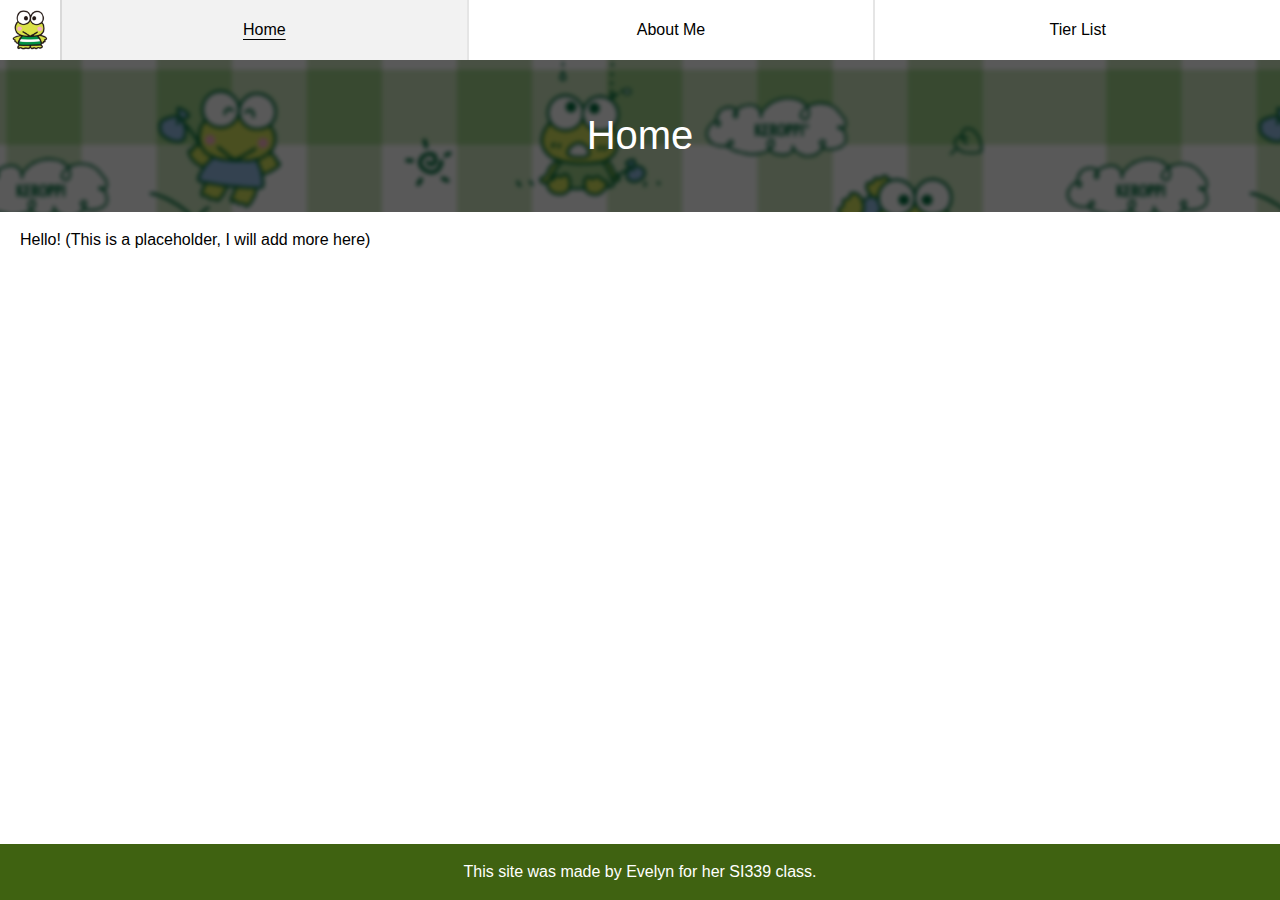
<file: index.html>
<!DOCTYPE html>
<html lang="en">
<head>
    <meta charset="UTF-8">
    <meta http-equiv="X-UA-Compatible" content="IE=edge">
    <meta name="viewport" content="width=device-width, initial-scale=1.0">
    <link rel="stylesheet" href="css/html5reset.css">
    <link rel="stylesheet" href="css/style.css">
    <link rel="icon" href="images/icon.png" sizes="32x32"> <!--https://keroppirecippi.wordpress.com/-->
    <title>Home</title>
</head>
<body>
    <a class="skip" tabindex="0" href="#main">Skip To Main Content</a>
    <header>
        <nav>
            <div class="logo_wrapper"><img src="images/icon.png" alt="keroppi logo"> <!--https://keroppirecippi.wordpress.com/--> </div>
            <ul>
                <li class="active"><a href = "index.html">Home</a></li>
                <li><a href = "about_me.html">About Me</a></li>
                <li><a href = "tier_list.html">Tier List</a></li>
            </ul>
        </nav>
        <div id="cover"> <!--https://cutewallpaper.org/21/cute-keroppi-wallpaper/Download-Gambar-Wallpaper-Keroppi-Kumpulan-Wallpaper.html-->
            <h1>Home</h1>
        </div>

    </header>
    
    <main id="main">
        Hello! (This is a placeholder, I will add more here)
    </main>
    
</body>
<footer>
    This site was made by Evelyn for her SI339 class.<br>
</footer>
</html>
</file>
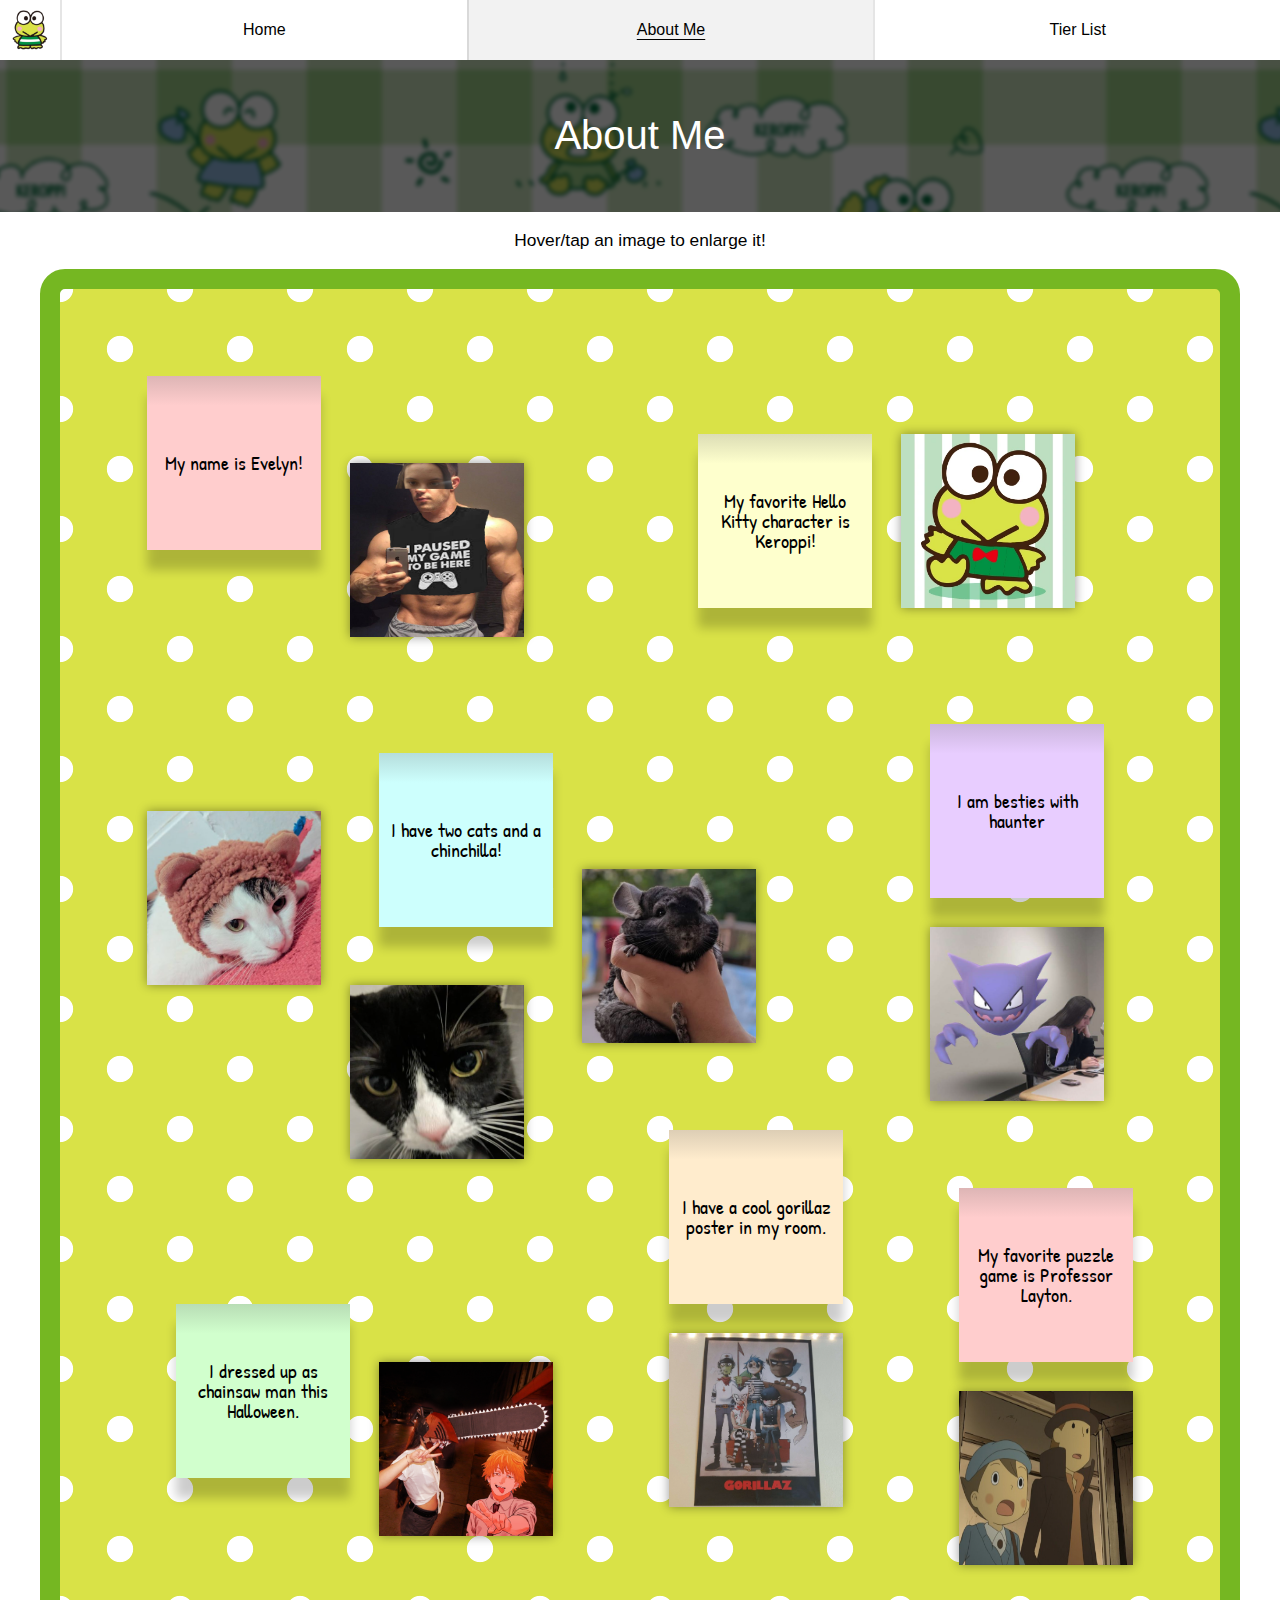
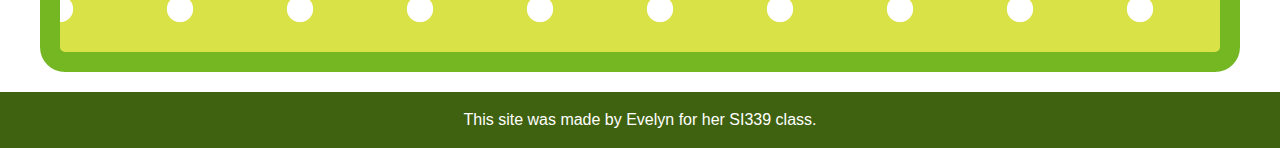
<file: about_me.html>
<!DOCTYPE html>
<html lang="en">
<head>
    <meta charset="UTF-8">
    <meta http-equiv="X-UA-Compatible" content="IE=edge">
    <meta name="viewport" content="width=device-width, initial-scale=1.0">
    <link rel="stylesheet" href="css/html5reset.css">
    <link rel="stylesheet" href="css/style.css">
    <link rel="stylesheet" href="css/about_me.css">
    <link rel="stylesheet" href="https://fonts.googleapis.com/css?family=Patrick Hand">
    <link rel="icon" href="images/icon.png" sizes="32x32"> <!--https://keroppirecippi.wordpress.com/-->
    <title>About Me</title>
</head>
<body>
    <a class="skip" tabindex="0" href="#main">Skip To Main Content</a>
    <header>
        <nav>
            <div class="logo_wrapper"><img src="images/icon.png" alt="keroppi logo"> <!--https://keroppirecippi.wordpress.com/--> </div>
            <ul>
                <li><a href = "index.html">Home</a></li>
                <li class="active"><a href = "about_me.html">About Me</a></li>
                <li><a href = "tier_list.html">Tier List</a></li>
            </ul>
        </nav>
        <div id="cover"> <!--https://cutewallpaper.org/21/cute-keroppi-wallpaper/Download-Gambar-Wallpaper-Keroppi-Kumpulan-Wallpaper.html-->
            <h1>About Me</h1>
        </div>

    </header>
    
    <main id="main">
        <div class="introduction"> Hover/tap an image to enlarge it! </div>
        <div class="about-me">
            <div id="evelyn-note" class="red" >
                <span>My name is Evelyn!</span>
            </div>
            <img id="evelyn-pic" tabindex="0" src="images/selfie.png" alt="evelyn's face photoshopped onto a muscular guy">

            <div id="keroppi-note" class="yellow" >
                <span>My favorite Hello Kitty character is Keroppi!</span>
            </div>
            <img id="keroppi-pic" tabindex="0" src="images/keroppi.png" alt="keroppi from the hello kitty universe"> <!--https://fantendo.fandom.com/wiki/Kuromi-->

            <div id="pets-note" class="blue">
                <span>I have two cats and a chinchilla!</span> 
            </div>
            <img id="cat1-pic" tabindex="0" src="images/cat1.png" alt="a calico cat wearing a bear hat">
            <img id="cat2-pic" tabindex="0" src="images/cat2.png" alt="a tuxedo cat leaning into the camera">
            <img id="chinchilla-pic" tabindex="0" src="images/chinchilla.png" alt="a dark grey chinchilla being held up by a hand">

            <div id="haunter-note" class="purple">
                <span>I am besties with haunter</span> 
            </div>
            <img id="haunter-pic" tabindex="0" src="images/haunter.png" alt="the pokemon haunter floating in front of evelyn">

            <div id="chainsaw-note" class="green">
                <span>I dressed up as chainsaw man this Halloween.</span> 
            </div>
            <img id="chainsaw-pic" tabindex="0" src="images/chainsaw.png" alt="evelyn dressed as chainsaw man with denji next to her">

            <div id="gorillaz-note" class="orange">
                <span>I have a cool gorillaz poster in my room.</span> 
            </div>
            <img id="gorillaz-pic" tabindex="0" src="images/poster.png" alt="a poster of the band gorillaz hanging on the wall">

            <div id="layton-note" class="red">
                <span>My favorite puzzle game is Professor Layton.</span> 
            </div>
            <img id="layton-pic" tabindex="0" src="images/game.png" alt="a screenshot from the game professor layton"> <!--https://www.gamespot.com/articles/professor-layton-movie-gets-localized/1100-6328204/-->
        </div>
    </main>
    
</body>
<footer>
    This site was made by Evelyn for her SI339 class.<br>
</footer>
</html>
</file>
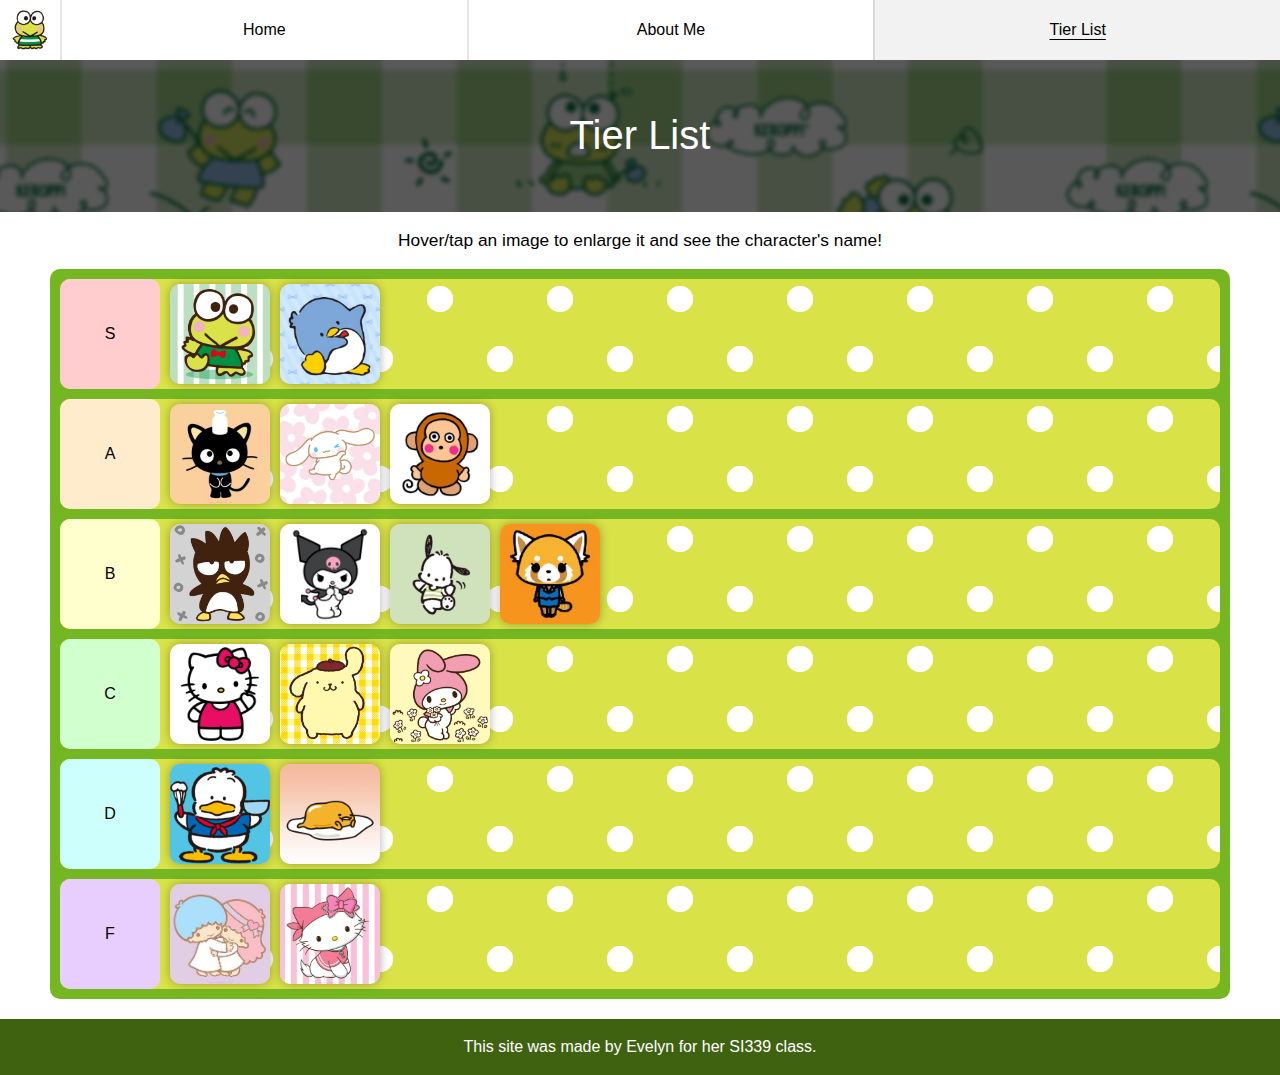
<file: tier_list.html>
<!DOCTYPE html>
<html lang="en">
<head>
    <meta charset="UTF-8">
    <meta http-equiv="X-UA-Compatible" content="IE=edge">
    <meta name="viewport" content="width=device-width, initial-scale=1.0">
    <link rel="stylesheet" href="css/html5reset.css">
    <link rel="stylesheet" href="css/style.css">
    <link rel="stylesheet" href="css/tier_list.css">
    <link rel="icon" href="images/icon.png" sizes="32x32"> <!--https://keroppirecippi.wordpress.com/-->
    <title>Tier List</title>
</head>
<body>
    <a class="skip" tabindex="0" href="#main">Skip To Main Content</a>
    <header>
        <nav>
            <div class="logo_wrapper"><img src="images/icon.png" alt="keroppi logo"> <!--https://keroppirecippi.wordpress.com/--> </div>
            <ul>
                <li><a href = "index.html">Home</a></li>
                <li><a href = "about_me.html">About Me</a></li>
                <li class="active"><a href = "tier_list.html">Tier List</a></li>
            </ul>
        </nav>
        <div id="cover"> <!--https://cutewallpaper.org/21/cute-keroppi-wallpaper/Download-Gambar-Wallpaper-Keroppi-Kumpulan-Wallpaper.html-->
            <h1>Tier List</h1>
        </div>

    </header>
    
    <main id="main">
        <div class="introduction">Hover/tap an image to enlarge it and see the character's name!</div>
        <div id="tier_list">
            <div class="s tier">
                <div class="letter">S</div>
                <div tabindex = "0" class="img-wrapper">
                    <img src="images/keroppi.png" alt="Sanrio Character Keroppi"> <!--https://hellokitty.fandom.com/wiki/Keroppi-->
                    <span>Keroppi</span>
                </div> 
                <div tabindex = "0" class="img-wrapper">
                    <img src="images/tuxedosam.png" alt="Sanrio Character Tuxedosam"> <!--https://createcore.tumblr.com/post/682460452513628160/blue-tuxedo-sam-icons-likerb-if-used-->
                    <span>Tuxedosam</span>
                </div> 
            </div>
            <div class="a tier">
                <div class="letter">A</div>
                <div tabindex = "0" class="img-wrapper">
                    <img src="images/chococat.png" alt="Sanrio Character Chococat"> <!--https://hotcore.info/babki/chococat-icon.htm-->
                    <span>Chococat</span>
                </div> 
                <div tabindex = "0" class="img-wrapper">
                    <img src="images/cinamoroll.png" alt="Sanrio Character Cinamoroll"> <!--https://www.pinterest.com/pin/cinnamoroll-app-icon-pfp--643451865513941717/-->
                    <span>Cinamoroll</span>
                </div> 
                <div tabindex = "0" class="img-wrapper">
                    <img src="images/monkichi.png" alt="Sanrio Character Monkichi"> <!--https://digitalcitizen.ca/2010/05/08/hello-kitty-and-sanrio-characters-horizontal-backgrounds-for-blackberry-and-htcs-480x320-pixels/blackberry-backgrounds-420-x-320-pixels-420x320-pixels-54/-->
                    <span>Monkichi</span>
                </div>  
            </div>
            <div class="b tier">
                <div class="letter">B</div>
                <div tabindex = "0" class="img-wrapper">
                    <img src="images/badtz_maru.png" alt="Sanrio Character Badtz-Maru"> <!--https://hellokitty.fandom.com/wiki/Badtz-Maru-->
                    <span>Badtz-Maru</span>
                </div> 
                <div tabindex = "0" class="img-wrapper">
                    <img src="images/kuromi.png" alt="Sanrio Character Kuromi"> <!--https://fantendo.fandom.com/wiki/Kuromi-->
                    <span>Kuromi</span>
                </div> 
                <div tabindex = "0" class="img-wrapper">
                    <img src="images/pochacco.png" alt="Sanrio Character Pochacco"> <!--https://www.pinterest.com/pin/green-pochacco-icon--666673551094314042/-->
                    <span>Pochacco</span>
                </div> 
                <div tabindex = "0" class="img-wrapper">
                    <img src="images/aggretsuko.png" alt="Sanrio Character Aggretsuko"> <!--https://underthehollywoodsign.wordpress.com/2020/10/22/aggretsuko-netflixs-brilliant-anime-series/-->
                    <span>Aggretsuko</span>
                </div>
            </div>
            <div class="c tier">
                <div class="letter">C</div>
                <div tabindex = "0" class="img-wrapper">
                    <img src="images/hello_kitty.png", alt="Sanrio Character Hello Kitty"> <!--https://www.newyorker.com/humor/daily-shouts/truth-hello-kitty-->
                    <span>Hello Kitty</span>
                </div> 
                <div tabindex = "0" class="img-wrapper">
                    <img src="images/pompompurin.png" alt="Sanrio Character Pompompurin"> <!--https://hellokitty.fandom.com/wiki/Pompompurin-->
                    <span>Pompompurin</span>
                </div> 
                <div tabindex = "0" class="img-wrapper">
                    <img src="images/my_melody.png", alt="Sanrio Character My Melody"> <!--https://hellokitty.fandom.com/wiki/My_Melody-->
                    <span>My Melody</span>
                </div> 
            </div>
            <div class="d tier">
                <div class="letter">D</div>
                <div tabindex = "0" class="img-wrapper">
                    <img src="images/pekkle.png", alt="Sanrio Characters Pekkle"> <!--http://sanrio.shoutwiki.com/wiki/Ahiru_no_Pekkle-->
                    <span>Pekkle</span>
                </div>
                <div tabindex = "0" class="img-wrapper">
                    <img src="images/gudetama.png", alt="Sanrio Characters Gudetama"> <!--https://hellokitty.fandom.com/wiki/My_Melody-->
                    <span>Gudetama</span>
                </div> 
            </div>
            <div class="f tier">
                <div class="letter">F</div>
                <div tabindex = "0" class="img-wrapper">
                    <img src="images/kiki_lala.png", alt="Sanrio Characters Kiki and Lala"> <!--https://www.pinterest.com/pin/273241902372458794/-->
                    <span>Kiki and Lala</span>
                </div> 
                <div tabindex = "0" class="img-wrapper">
                    <img src="images/charmi_kitty.png", alt="Sanrio Characters Charmi Kitty"> <!--https://ofburntbreadsandlazyeggs.tumblr.com/post/157230491060/happy-valentines-day-from-gudetama-->
                    <span>Charmi Kitty</span>
                </div> 
            </div>
        </div>
    </main>
    
</body>
<footer>
    This site was made by Evelyn for her SI339 class.<br>
</footer>
</html>
</file>
<file: css/style.css>
html {
    font-family: 'Lucida Sans', 'Lucida Sans Regular', 'Lucida Grande', 'Lucida Sans Unicode', Geneva, Verdana, sans-serif;
}
#cover::before {
    background-image: url(../images/cover.png);
    /* background-size: cover; */
    content: "";
    position: absolute;
    top: 0;
    left: 0;
    right: 0;
    bottom: 0;
    filter: blur(2px) brightness(.35);
    transform: scale(1.1);
}
#cover {
    background-color: black;
    overflow: hidden;
    height: 152px;
    position:relative;
    font-size:40px;
    text-align:center;
    color: white;
}
#cover h1 {
    line-height: 150px;
    position:relative;
}
:focus-visible {
    outline: 2px solid #009143;
}   
.skip {
    position: absolute;
    top: -40px;
    background-color: white;
    padding: 5px;
}
.skip:focus, .skip:active{
    top: 10px;
}
nav {
    margin: 20px 0px 0px;
}
nav ul {
    display: flex;
    flex-direction: column;
}
nav ul li:hover, nav ul li:focus-within{
    background: rgb(0,0,0,.1);
}
nav ul li a, nav ul li a:visited {
    color: black;
    display: block;
    line-height: 40px;
}
nav div img {
    margin: 0px auto 5px;
    display: block;
}
nav ul li {
    width: 100%;
    justify-content: center;
    align-items: center;
    text-align: center;

}
nav ul li::after, nav div::after{
    content: "";
    display: block;
    height: 2px;
    width: 100%;
    background: rgba(0,0,0,.05);   
}
.active {
    background-color: rgb(0,0,0,.05);
}
.active a {
    text-decoration: underline;
    text-underline-position: under;
}
hr {
    border: none;
    height: 1px;
    background: rgba(0,0,0,.05);
    width: 100%;
    margin-bottom: none;
}
a, a:visited {
    color: blue;
    text-decoration: none;
}
main {
    margin: 20px;
    min-height: calc(100vh - 413px - 20px - 40px - 56px);
}
body {
    overflow-x: hidden;
}
.introduction {
    font-size: 13pt;
    margin: 20px 0px;
    text-align: center;
}
footer {
    width: 100%;
    padding: 20px 0px;
    background-color: #3F6211;
    color: white;
    text-align: center;
}
@media screen and (min-width:500px) {
    main {
        min-height: calc(100vh - 327px - 20px - 40px - 56px);
    }
    nav ul li{
        border-top: 2px solid rgba(0,0,0,.05);
        border-right: 2px solid rgba(0,0,0,.1);
        box-sizing: border-box;
    }
    nav ul li::after, nav div::after {
        display: none;
    }
    nav ul {
        display: flex;
        flex-direction: row;
        width: auto;
    }
}
@media screen and (min-width:900px) {
    main {
        min-height: calc(100vh - 212px - 40px - 56px);
    }
    nav {
        margin: 0px;
    }
    nav ul {
        margin-left: 60px;
    }
    nav ul li{
        border:none;
        border-left:2px solid rgba(0,0,0,.1);
        padding: 10px 0px;

    }
    nav ul li a{
        /* padding: 10px 0px; */
        display: inline-block;
        width: 100%;
        height: 100%;
    }
    .logo_wrapper {
        display: inline-block;
        position: absolute;
        padding: 10px;
    }
    nav div img {
        height: 40px;
        margin: 0px
    }

}
@media screen and (min-width:1300px) {
    .logo_wrapper {
        border-right: 2px solid rgba(0,0,0,.1);    
    }
    nav ul {
        margin-left: 75%;
    }
}
</file>
<file: css/about_me.css>
.about-me {
    display: grid;
    background-color: #d9e247;
    background-image: radial-gradient(white 15%, transparent 16%),
    radial-gradient(white 15%, transparent 16%);
    background-size: 120px 120px;
    background-position: 0 0, 60px 60px;
    padding: 50px 0px;
    border: 20px solid #75b722;
    border-radius: 25px;
    grid-template-columns: repeat(7, 1fr);  
    grid-template-rows: repeat(16, 1fr);
    row-gap: 50px;
}
.about-me * {
    grid-column: 2 / 6;
    font-family: 'Patrick Hand';
    font-size: 20pt;
    text-align: center;
    aspect-ratio: 1;
    width: 100%;
    height: 100%;
}
.about-me *:nth-child(2n){
    grid-column: 3 / 7;
}
.about-me img {
    box-shadow: 0px 0px 10px rgba(0,0,0,.4);
    transition: 250ms;
}
.about-me img:hover, .about-me img:focus-visible {
    transform: scale(2);
}
.about-me div {
    box-shadow: 0px 20px 10px rgba(0,0,0,.2);
    display:table;
}
.about-me div span {
    display: table-cell;
    vertical-align: middle;
    padding: 0px 10px;
}
.red {
    background: linear-gradient(180deg, rgba(221,181,181,1) 0%, rgba(255,205,205,1) 17%, rgba(255,205,205,1) 97%);
}
.orange {
    background: linear-gradient(180deg, rgba(221,206,181,1) 0%, rgba(255,236,205,1) 17%, rgba(255,236,205,1) 97%);
}
.yellow {
    background: linear-gradient(180deg, rgba(220,221,181,1) 0%, rgba(254,255,205,1) 17%, rgba(254,255,205,1) 97%);
}
.green {
    background: linear-gradient(180deg, rgba(184,221,181,1) 0%, rgba(209,255,205,1) 17%, rgba(209,255,205,1) 97%);
}
.blue {
    background: linear-gradient(180deg, rgba(181,221,220,1) 0%, rgba(205,255,253,1) 17%, rgba(205,255,253,1) 97%);
}
.purple {
    background: linear-gradient(180deg, rgba(203,181,221,1) 0%, rgba(232,205,255,1) 17%, rgba(232,205,255,1) 97%);
}

@media screen and (min-width:500px) {
    .about-me {
        grid-template-columns: 1fr 5fr 2fr 5fr 1fr;
        row-gap: 70px;
        grid-template-rows: repeat(17, 1fr);
    }
    .about-me * {
        grid-column: 2;
        grid-row: span 2;
    }
    .about-me *:nth-child(2){
        grid-row: 2/4;
    }
    .about-me *:nth-child(2n){
        grid-column: 4;
    }
}

@media screen and (min-width:900px) {
    .about-me {
        padding: 0px;
        grid-template-columns: repeat(40,1fr);
        grid-template-rows: repeat(47,1fr);
        gap: 0px;
        aspect-ratio: 40/47;
        margin: 20px 20px 0px;
    }
    .about-me * {
        font-size: 15pt;
    }
    #evelyn-note {
        grid-area: 4 / 4 / span 6 / span 6;
    }
    #evelyn-pic {
        grid-area: 7 / 11 / span 6 / span 6;
    }
    #pets-note {
        grid-area: 17 / 12 / span 6 / span 6;
    }
    #cat1-pic {
        grid-area: 19 / 4 / span 6 / span 6;
    }
    #cat2-pic {
        grid-area: 25 / 11 / span 6 / span 6;
    }
    #chinchilla-pic {
        grid-area: 21 / 19 / span 6 / span 6;
    }
    #keroppi-note {
        grid-area: 6 / 23 / span 6 / span 6;
    }
    #keroppi-pic {
        grid-area: 6 / 30 / span 6 / span 6;
    }
    #haunter-note {
        grid-area: 16 /31 / span 6 / span 6;
    }
    #haunter-pic {
        grid-area: 23 / 31 / span 6 / span 6;
    }
    #chainsaw-note {
        grid-area: 36 / 5 / span 6 / span 6;
    }
    #chainsaw-pic {
        grid-area: 38 / 12 / span 6 / span 6;
    }
    #gorillaz-note {
        grid-area: 30 / 22 / span 6 / span 6;
    }
    #gorillaz-pic {
        grid-area: 37 / 22 / span 6 / span 6;
    }
    #layton-note {
        grid-area: 32 / 32 / span 6 / span 6;
    }
    #layton-pic {
        grid-area: 39 / 32 / span 6 / span 6;
    }
}
@media screen and (min-width:1300px) {
    .about-me {
        grid-template-columns: repeat(60,1fr);
        grid-template-rows: repeat(33,1fr);
        aspect-ratio: 60/33;
    }
    .about-me * {
        font-size: 17pt;
    }
    #chainsaw-note {
        grid-area: 4 / 41 / span 6 / span 6;
    }
    #chainsaw-pic {
        grid-area: 11 / 42 / span 6 / span 6;
    }
    #gorillaz-note {
        grid-area: 9 / 52 / span 6 / span 6;
    }
    #gorillaz-pic {
        grid-area: 16 / 51 / span 6 / span 6;
    }
    #layton-note {
        grid-area: 24 / 41 / span 6 / span 6;
    }
    #layton-pic {
        grid-area: 25 / 48 / span 6 / span 6;
    }
}
@media (prefers-reduced-motion) {
    .about-me img {
        transition: 0s;
    }
}
</file>
<file: css/tier_list.css>
#tier_list {
    background-color: #75b722;
    padding: 10px;
    border-radius: 10px;
    margin: 0px 30px;
}
.tier{
    margin-bottom:10px;
    display: flex;
    background-color: #d9e247;
    background-image: radial-gradient(white 15%, transparent 16%),
    radial-gradient(white 15%, transparent 16%);
    background-position: 20px 20px, 80px 80px;
    background-size: 120px 120px;
    border-radius: 10px;
    flex-wrap: wrap;
    align-content: flex-start;
}
.tier:last-child {
    margin-bottom: 0px;
}
.img-wrapper {
    width: 30%;
    transition: 250ms;
    border-radius: 10px;
    overflow: hidden;
    aspect-ratio: 1;
    margin: 5px;
    box-shadow: 0px 0px 10px rgba(0,0,0,.3);
}
.img-wrapper img {
    width: 100%;
}
.img-wrapper span {
    display: none;
    font-size: 13px;
}
.img-wrapper:hover, .img-wrapper:focus {
    z-index: 1;
    transform: scale(2);
}
.img-wrapper:hover span, .img-wrapper:focus span {
    display: block;
    position: absolute;
    bottom: 0px;
    width: 100%;
    line-height: 20px;
    background-color: rgba(0,0,0,.7);
    color: white;
    border-bottom-right-radius: 10px;
    border-bottom-left-radius: 10px;
    text-align: center;
}
.letter {
    text-align: center;
    line-height: 110px;
    border-radius: 10px;
    flex-basis: 100%;
    margin-bottom: 5px;
}
.s .letter{
    background-color: rgba(255,205,205,1);
}
.a .letter {
    background-color: rgba(255,236,205,1);
}
.b .letter {
    background-color: rgba(254,255,205,1);
}
.c .letter {
    background-color: rgba(209,255,205,1);
}
.d .letter {
    background-color: rgba(205,255,253,1);
}
.f .letter {
    background-color: rgba(232,205,255,1);
}

@media screen and (min-width:600px) {
    .tier{
        flex-direction: column;
        height: 220px;
    }
    .tier div {
        width: 100px;
    }
    .letter {
        flex-basis: 100%;
        margin-bottom: 0px;
        margin-right: 5px;
    }
}
@media screen and (min-width:1000px) {
    .tier{
        flex-direction: row;
        height: auto;
    }
    .letter {
        flex-basis: auto;
    }
}
@media (prefers-reduced-motion) {
    .img-wrapper {
        transition: 0s;
    }
}
</file>
